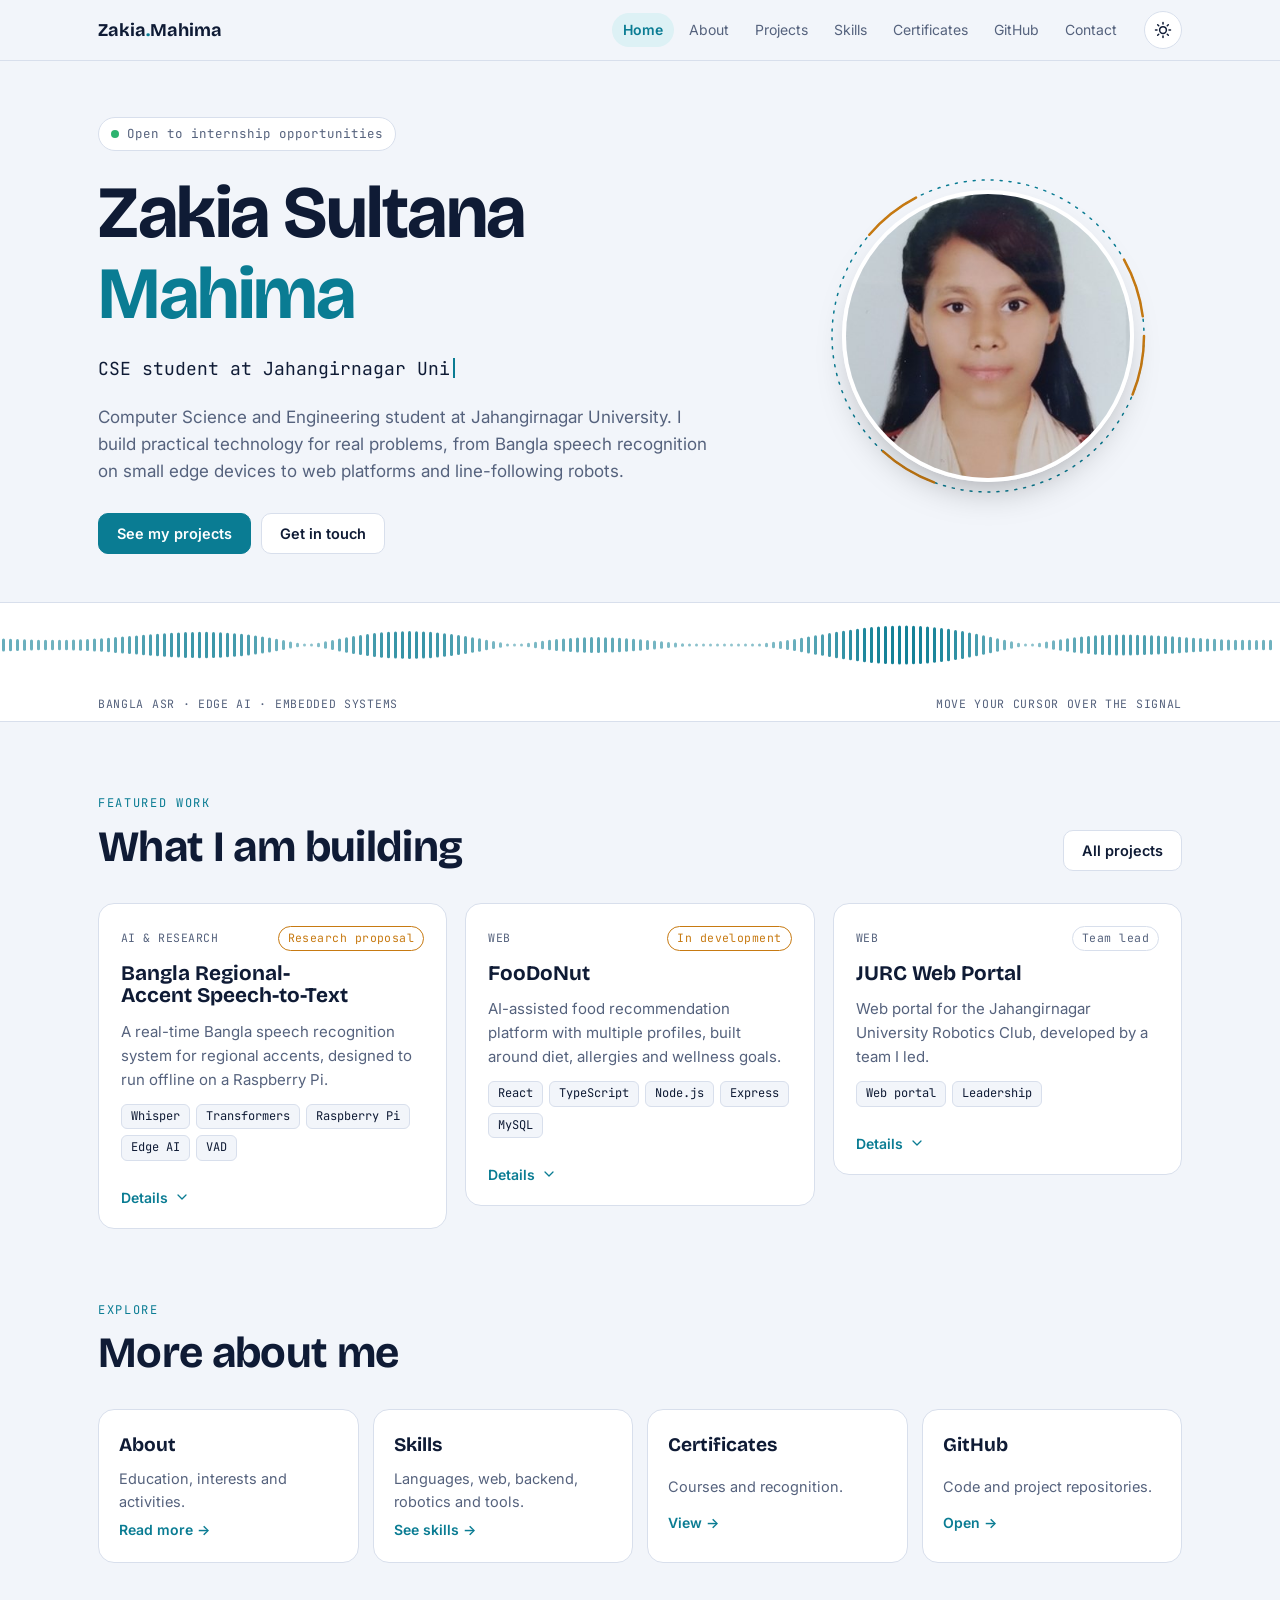
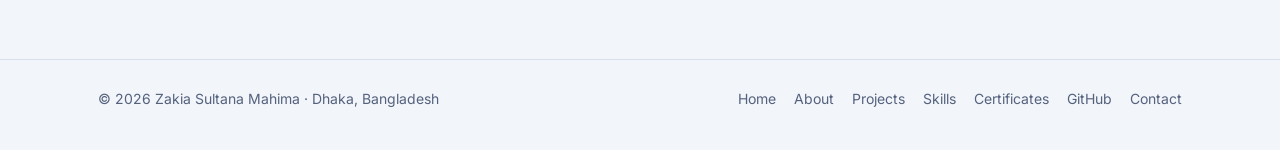
<file: index.html>
<!doctype html>
<html lang="en">
<head>
<meta charset="utf-8">
<meta name="viewport" content="width=device-width, initial-scale=1, viewport-fit=cover">
<meta name="claude:viewport-fit-sides" content="cover">
<title>Zakia Sultana Mahima</title>
<meta name="description" content="Portfolio of Zakia Sultana Mahima: CSE student working on Bangla speech recognition, edge AI, web development and robotics.">
<link rel="icon" href="assets/favicon.svg" type="image/svg+xml">
<link rel="stylesheet" href="https://fonts.googleapis.com/css2?family=Bricolage+Grotesque:opsz,wght@12..96,500;12..96,700&family=Inter:wght@400;500;600&family=JetBrains+Mono:wght@400;500&display=swap">
<link rel="stylesheet" href="css/tokens.css">
<link rel="stylesheet" href="css/base.css">
<link rel="stylesheet" href="css/layout.css">
<link rel="stylesheet" href="css/components.css">
<script src="js/theme.js"></script>
</head>
<body data-page="home">
<div id="site-header"></div>
<main>
<div class="hero">
  <div class="wrap hero-grid">
    <div>
      <div class="status"><span class="dot"></span>Open to internship opportunities</div>
      <h1>Zakia Sultana <em>Mahima</em></h1>
      <p class="role"><span id="role"></span><span class="caret"></span></p>
      <p class="lede">Computer Science and Engineering student at Jahangirnagar University. I build practical technology for real problems, from Bangla speech recognition on small edge devices to web platforms and line-following robots.</p>
      <div class="cta">
        <a class="btn primary" href="projects.html">See my projects</a>
        <a class="btn" href="contact.html">Get in touch</a>
        <a class="btn" id="ghBtn" href="github.html" hidden>GitHub ↗</a>
      </div>
    </div>
    <div class="portrait">
      <svg viewBox="0 0 320 320" aria-hidden="true"><circle class="ring" cx="160" cy="160" r="156"/><circle class="ring ring2" cx="160" cy="160" r="156"/></svg>
      <img alt="Portrait of Zakia Sultana Mahima" src="assets/img/photo.jpg" width="360" height="360">
    </div>
  </div>
  <div class="wavebox">
    <canvas id="wave" aria-hidden="true"></canvas>
    <div class="wrap"><span>BANGLA ASR · EDGE AI · EMBEDDED SYSTEMS</span><span>MOVE YOUR CURSOR OVER THE SIGNAL</span></div>
  </div>
</div>
<section class="block"><div class="wrap">
  <div class="sec-head"><div><p class="label">Featured work</p><h2>What I am building</h2></div><a class="btn" href="projects.html">All projects</a></div>
  <div class="grid" id="featured"></div>
</div></section>
<section class="block"><div class="wrap">
  <div class="sec-head"><div><p class="label">Explore</p><h2>More about me</h2></div></div>
  <div class="tiles">
    <a class="tile" href="about.html"><b>About</b><span>Education, interests and activities.</span><i>Read more →</i></a>
    <a class="tile" href="skills.html"><b>Skills</b><span>Languages, web, backend, robotics and tools.</span><i>See skills →</i></a>
    <a class="tile" href="certificates.html"><b>Certificates</b><span>Courses and recognition.</span><i>View →</i></a>
    <a class="tile" href="github.html"><b>GitHub</b><span>Code and project repositories.</span><i>Open →</i></a>
  </div>
</div></section>
</main>
<div id="site-footer"></div>
<script src="js/data.js"></script>
<script src="js/utils.js"></script>
<script src="js/layout.js"></script>
<script src="js/hero.js"></script>
<script src="js/projects.js"></script>
<script src="js/pages.js"></script>
<script src="js/main.js"></script>
</body>
</html>
</file>
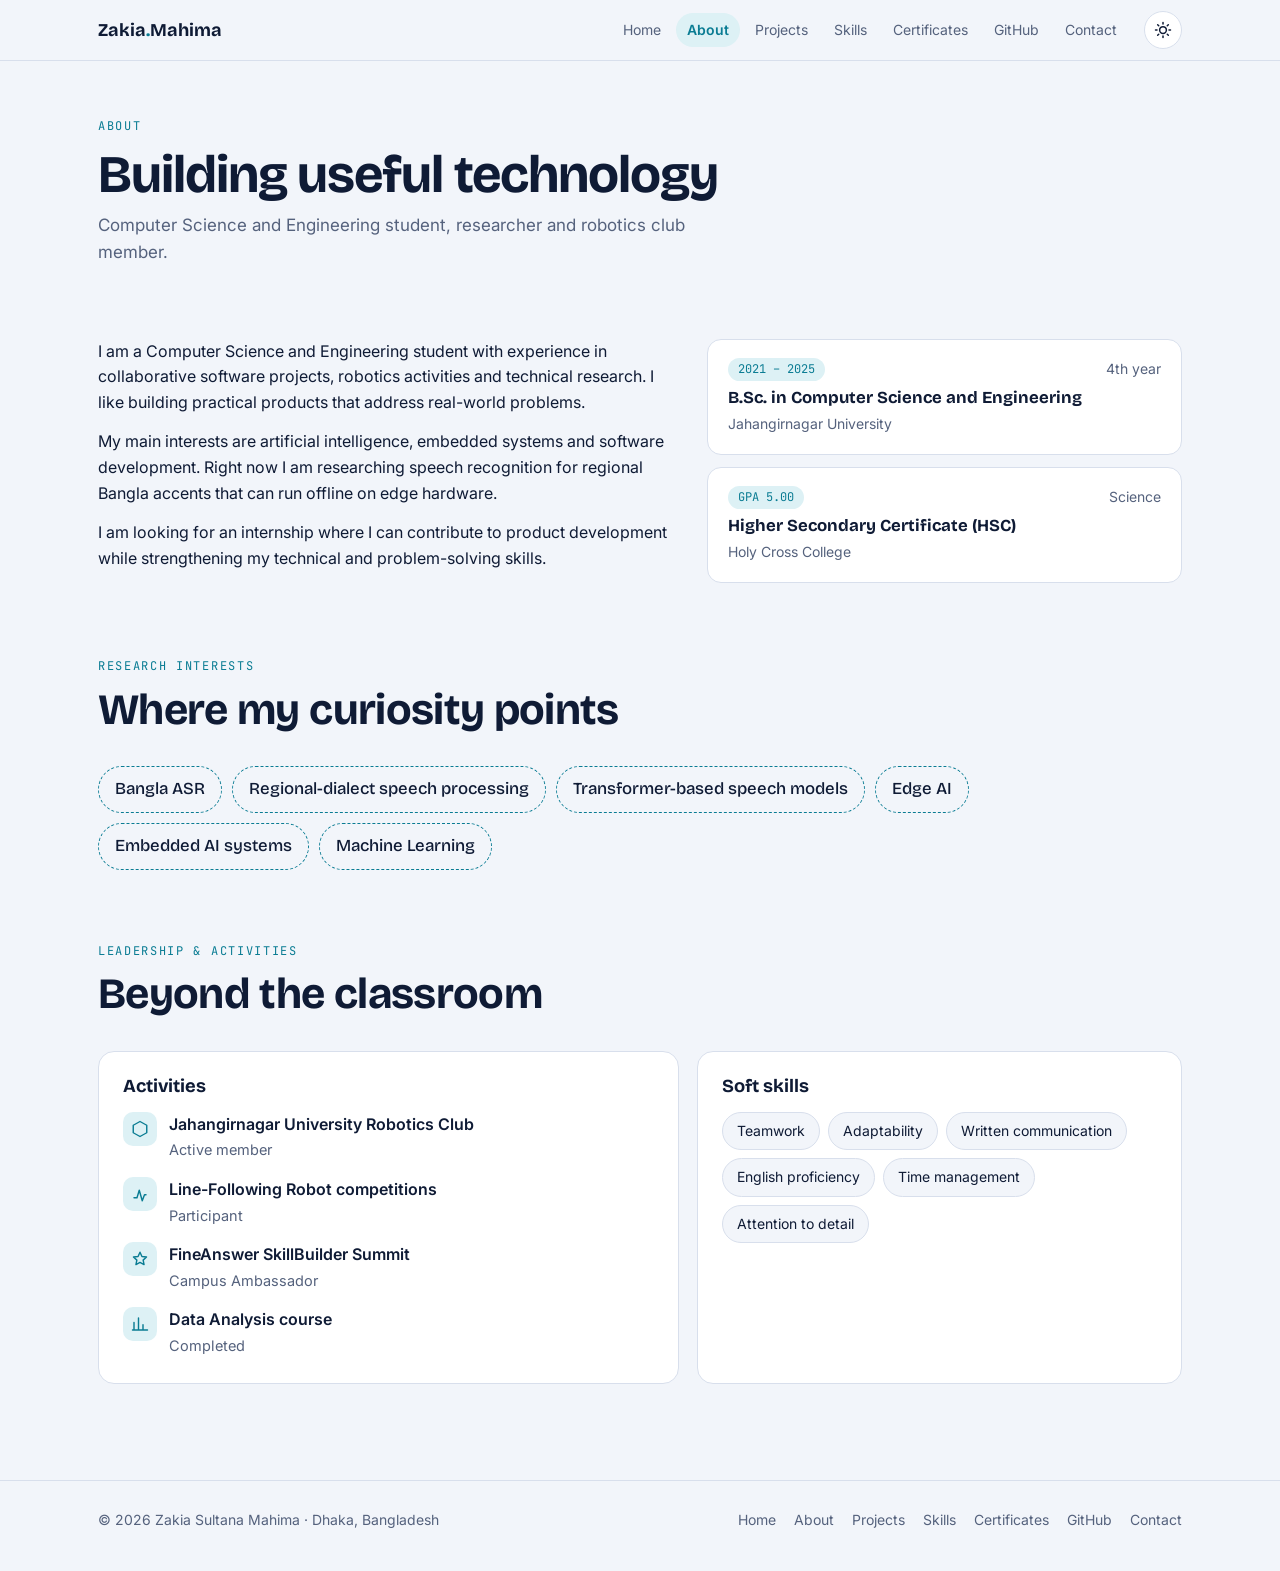
<file: about.html>
<!doctype html>
<html lang="en">
<head>
<meta charset="utf-8">
<meta name="viewport" content="width=device-width, initial-scale=1, viewport-fit=cover">
<title>About | Zakia Sultana Mahima</title>
<meta name="description" content="Education, research interests, activities and soft skills.">
<link rel="icon" href="assets/favicon.svg" type="image/svg+xml">
<link rel="stylesheet" href="https://fonts.googleapis.com/css2?family=Bricolage+Grotesque:opsz,wght@12..96,500;12..96,700&family=Inter:wght@400;500;600&family=JetBrains+Mono:wght@400;500&display=swap">
<link rel="stylesheet" href="css/tokens.css">
<link rel="stylesheet" href="css/base.css">
<link rel="stylesheet" href="css/layout.css">
<link rel="stylesheet" href="css/components.css">
<script src="js/theme.js"></script>
</head>
<body data-page="about">
<div id="site-header"></div>
<main>
<section class="page-head"><div class="wrap"><p class="label">About</p><h1>Building useful technology</h1><p class="sub">Computer Science and Engineering student, researcher and robotics club member.</p></div></section>
<section class="block"><div class="wrap about">
  <div>
    <p>I am a Computer Science and Engineering student with experience in collaborative software projects, robotics activities and technical research. I like building practical products that address real-world problems.</p>
    <p>My main interests are artificial intelligence, embedded systems and software development. Right now I am researching speech recognition for regional Bangla accents that can run offline on edge hardware.</p>
    <p>I am looking for an internship where I can contribute to product development while strengthening my technical and problem-solving skills.</p>
  </div>
  <div class="edu" id="edu"></div>
</div></section>
<section class="block"><div class="wrap">
  <div class="sec-head"><div><p class="label">Research interests</p><h2>Where my curiosity points</h2></div></div>
  <div class="interest" id="interests"></div>
</div></section>
<section class="block"><div class="wrap">
  <div class="sec-head"><div><p class="label">Leadership &amp; activities</p><h2>Beyond the classroom</h2></div></div>
  <div class="two">
    <div class="panel"><h3>Activities</h3><ul class="acts" id="acts"></ul></div>
    <div class="panel"><h3>Soft skills</h3><div class="soft" id="soft"></div></div>
  </div>
</div></section>
</main>
<div id="site-footer"></div>
<script src="js/data.js"></script>
<script src="js/utils.js"></script>
<script src="js/layout.js"></script>
<script src="js/hero.js"></script>
<script src="js/projects.js"></script>
<script src="js/pages.js"></script>
<script src="js/main.js"></script>
</body>
</html>
</file>
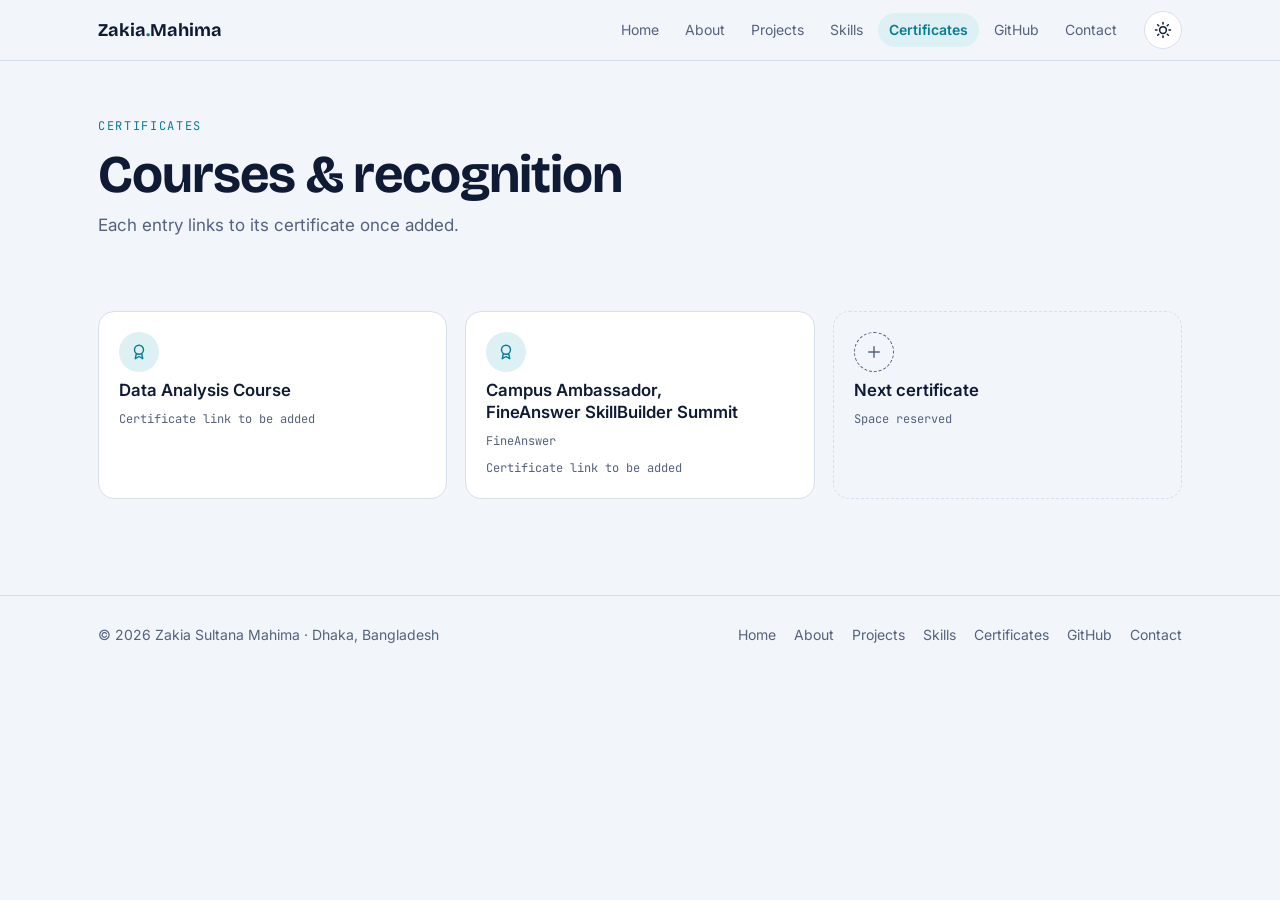
<file: certificates.html>
<!doctype html>
<html lang="en">
<head>
<meta charset="utf-8">
<meta name="viewport" content="width=device-width, initial-scale=1, viewport-fit=cover">
<title>Certificates | Zakia Sultana Mahima</title>
<meta name="description" content="Courses and recognition.">
<link rel="icon" href="assets/favicon.svg" type="image/svg+xml">
<link rel="stylesheet" href="https://fonts.googleapis.com/css2?family=Bricolage+Grotesque:opsz,wght@12..96,500;12..96,700&family=Inter:wght@400;500;600&family=JetBrains+Mono:wght@400;500&display=swap">
<link rel="stylesheet" href="css/tokens.css">
<link rel="stylesheet" href="css/base.css">
<link rel="stylesheet" href="css/layout.css">
<link rel="stylesheet" href="css/components.css">
<script src="js/theme.js"></script>
</head>
<body data-page="certificates">
<div id="site-header"></div>
<main>
<section class="page-head"><div class="wrap"><p class="label">Certificates</p><h1>Courses &amp; recognition</h1><p class="sub">Each entry links to its certificate once added.</p></div></section>
<section class="block"><div class="wrap"><div class="certs" id="certs"></div></div></section>
</main>
<div id="site-footer"></div>
<script src="js/data.js"></script>
<script src="js/utils.js"></script>
<script src="js/layout.js"></script>
<script src="js/hero.js"></script>
<script src="js/projects.js"></script>
<script src="js/pages.js"></script>
<script src="js/main.js"></script>
</body>
</html>
</file>
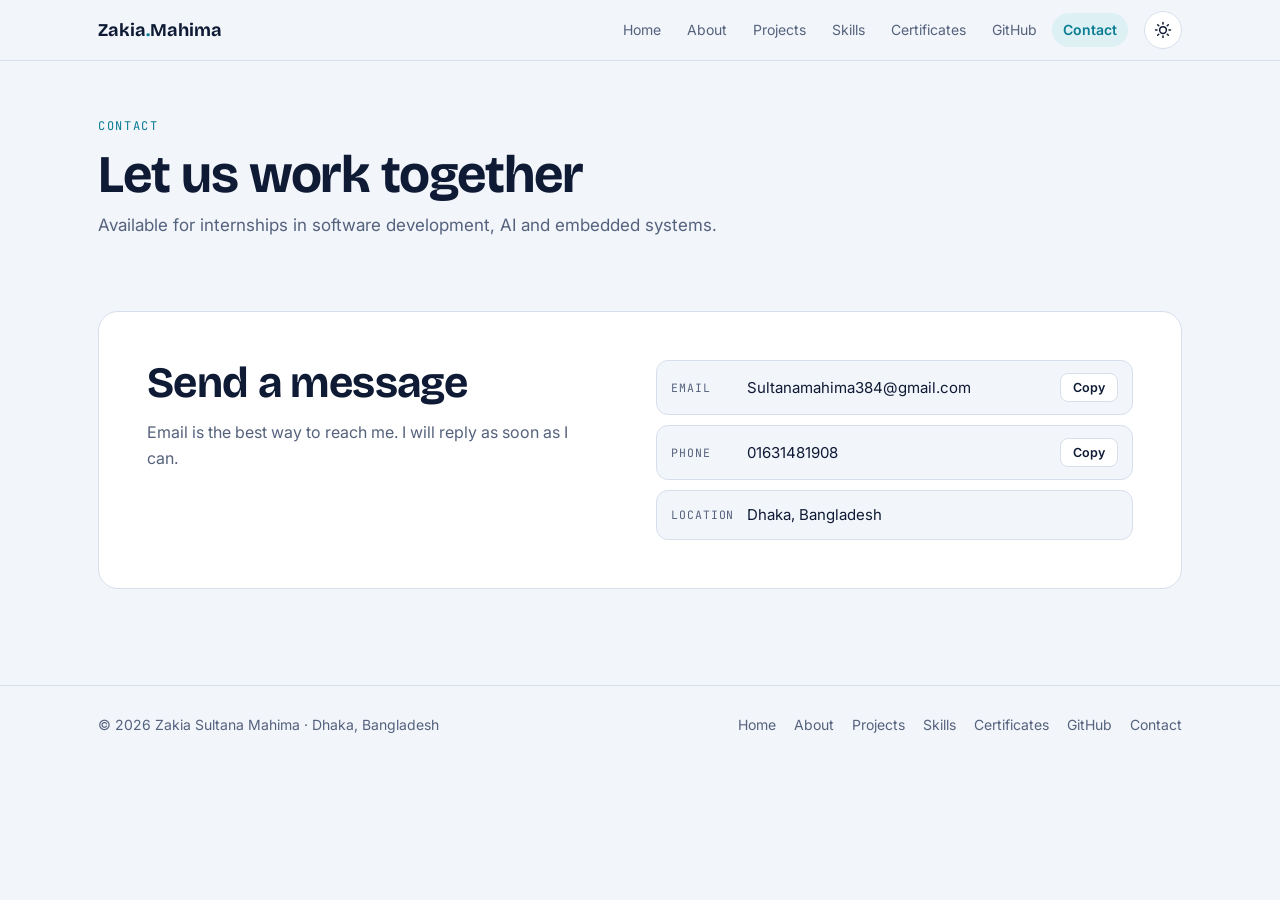
<file: contact.html>
<!doctype html>
<html lang="en">
<head>
<meta charset="utf-8">
<meta name="viewport" content="width=device-width, initial-scale=1, viewport-fit=cover">
<title>Contact | Zakia Sultana Mahima</title>
<meta name="description" content="Email and phone for internship enquiries.">
<link rel="icon" href="assets/favicon.svg" type="image/svg+xml">
<link rel="stylesheet" href="https://fonts.googleapis.com/css2?family=Bricolage+Grotesque:opsz,wght@12..96,500;12..96,700&family=Inter:wght@400;500;600&family=JetBrains+Mono:wght@400;500&display=swap">
<link rel="stylesheet" href="css/tokens.css">
<link rel="stylesheet" href="css/base.css">
<link rel="stylesheet" href="css/layout.css">
<link rel="stylesheet" href="css/components.css">
<script src="js/theme.js"></script>
</head>
<body data-page="contact">
<div id="site-header"></div>
<main>
<section class="page-head"><div class="wrap"><p class="label">Contact</p><h1>Let us work together</h1><p class="sub">Available for internships in software development, AI and embedded systems.</p></div></section>
<section class="block"><div class="wrap">
  <div class="contact">
    <div><h2>Send a message</h2><p>Email is the best way to reach me. I will reply as soon as I can.</p></div>
    <div class="rows" id="rows"></div>
  </div>
</div></section>
</main>
<div id="site-footer"></div>
<script src="js/data.js"></script>
<script src="js/utils.js"></script>
<script src="js/layout.js"></script>
<script src="js/hero.js"></script>
<script src="js/projects.js"></script>
<script src="js/pages.js"></script>
<script src="js/main.js"></script>
</body>
</html>
</file>
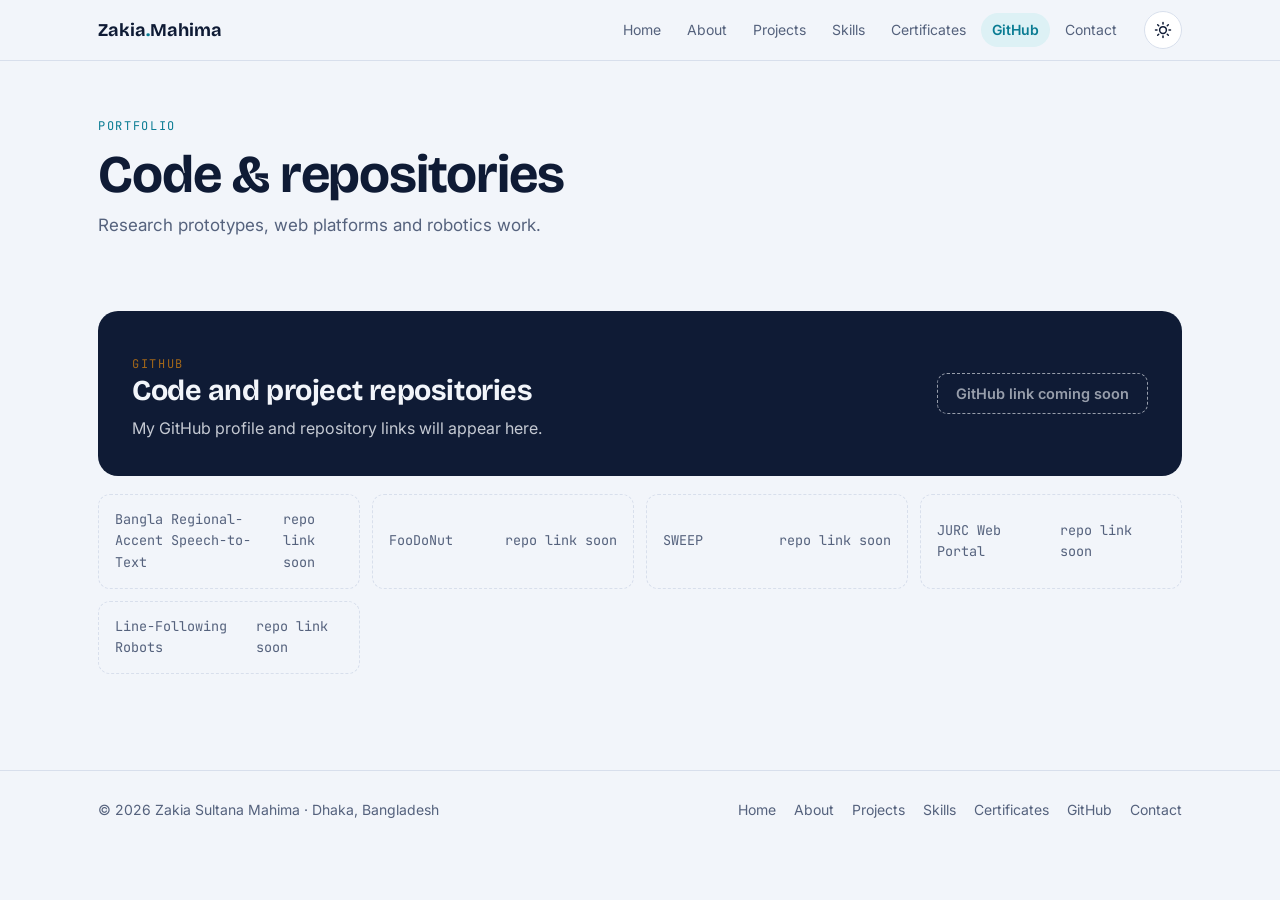
<file: github.html>
<!doctype html>
<html lang="en">
<head>
<meta charset="utf-8">
<meta name="viewport" content="width=device-width, initial-scale=1, viewport-fit=cover">
<title>GitHub | Zakia Sultana Mahima</title>
<meta name="description" content="Code and project repositories.">
<link rel="icon" href="assets/favicon.svg" type="image/svg+xml">
<link rel="stylesheet" href="https://fonts.googleapis.com/css2?family=Bricolage+Grotesque:opsz,wght@12..96,500;12..96,700&family=Inter:wght@400;500;600&family=JetBrains+Mono:wght@400;500&display=swap">
<link rel="stylesheet" href="css/tokens.css">
<link rel="stylesheet" href="css/base.css">
<link rel="stylesheet" href="css/layout.css">
<link rel="stylesheet" href="css/components.css">
<script src="js/theme.js"></script>
</head>
<body data-page="github">
<div id="site-header"></div>
<main>
<section class="page-head"><div class="wrap"><p class="label">Portfolio</p><h1>Code &amp; repositories</h1><p class="sub">Research prototypes, web platforms and robotics work.</p></div></section>
<section class="block"><div class="wrap">
  <div class="gh">
    <div>
      <p class="label">GitHub</p>
      <h2>Code and project repositories</h2>
      <p id="ghText">My GitHub profile and repository links will appear here.</p>
    </div>
    <a class="btn" id="ghMain" href="github.html" aria-disabled="true">GitHub link coming soon</a>
  </div>
  <div class="repos" id="repos"></div>
</div></section>
</main>
<div id="site-footer"></div>
<script src="js/data.js"></script>
<script src="js/utils.js"></script>
<script src="js/layout.js"></script>
<script src="js/hero.js"></script>
<script src="js/projects.js"></script>
<script src="js/pages.js"></script>
<script src="js/main.js"></script>
</body>
</html>
</file>
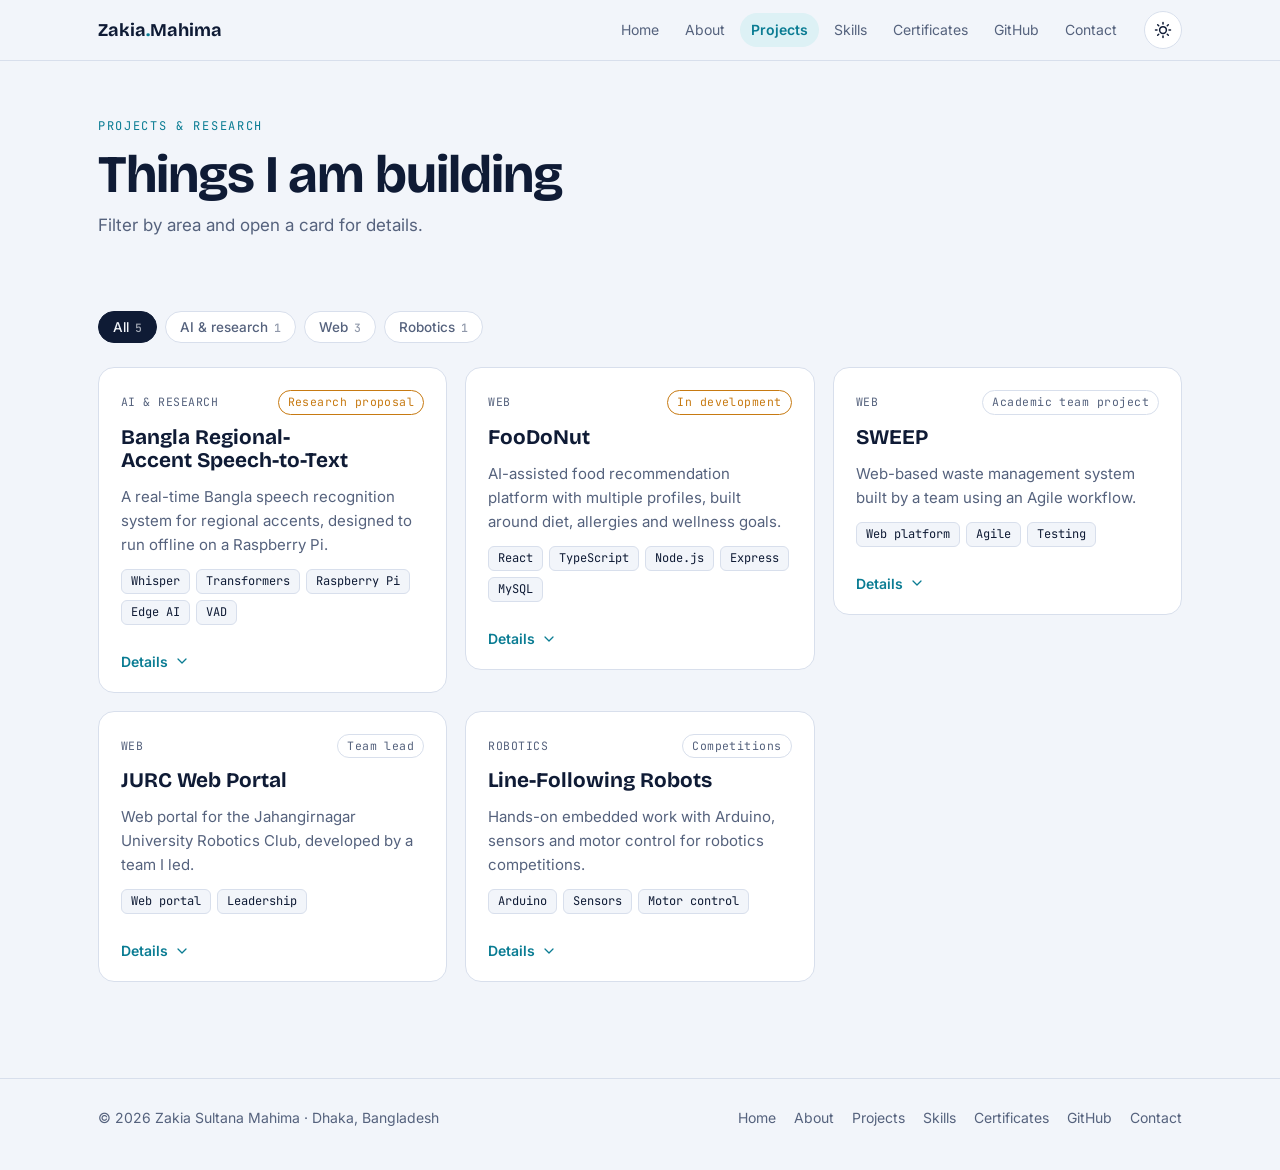
<file: projects.html>
<!doctype html>
<html lang="en">
<head>
<meta charset="utf-8">
<meta name="viewport" content="width=device-width, initial-scale=1, viewport-fit=cover">
<title>Projects | Zakia Sultana Mahima</title>
<meta name="description" content="Research and software projects: Bangla speech recognition, FooDoNut, SWEEP, JURC Web Portal and line-following robots.">
<link rel="icon" href="assets/favicon.svg" type="image/svg+xml">
<link rel="stylesheet" href="https://fonts.googleapis.com/css2?family=Bricolage+Grotesque:opsz,wght@12..96,500;12..96,700&family=Inter:wght@400;500;600&family=JetBrains+Mono:wght@400;500&display=swap">
<link rel="stylesheet" href="css/tokens.css">
<link rel="stylesheet" href="css/base.css">
<link rel="stylesheet" href="css/layout.css">
<link rel="stylesheet" href="css/components.css">
<script src="js/theme.js"></script>
</head>
<body data-page="projects">
<div id="site-header"></div>
<main>
<section class="page-head"><div class="wrap"><p class="label">Projects &amp; research</p><h1>Things I am building</h1><p class="sub">Filter by area and open a card for details.</p></div></section>
<section class="block"><div class="wrap">
  <div class="chips" id="filters" role="group" aria-label="Filter projects" style="margin-bottom:24px"></div>
  <div class="grid" id="projectGrid"></div>
</div></section>
</main>
<div id="site-footer"></div>
<script src="js/data.js"></script>
<script src="js/utils.js"></script>
<script src="js/layout.js"></script>
<script src="js/hero.js"></script>
<script src="js/projects.js"></script>
<script src="js/pages.js"></script>
<script src="js/main.js"></script>
</body>
</html>
</file>
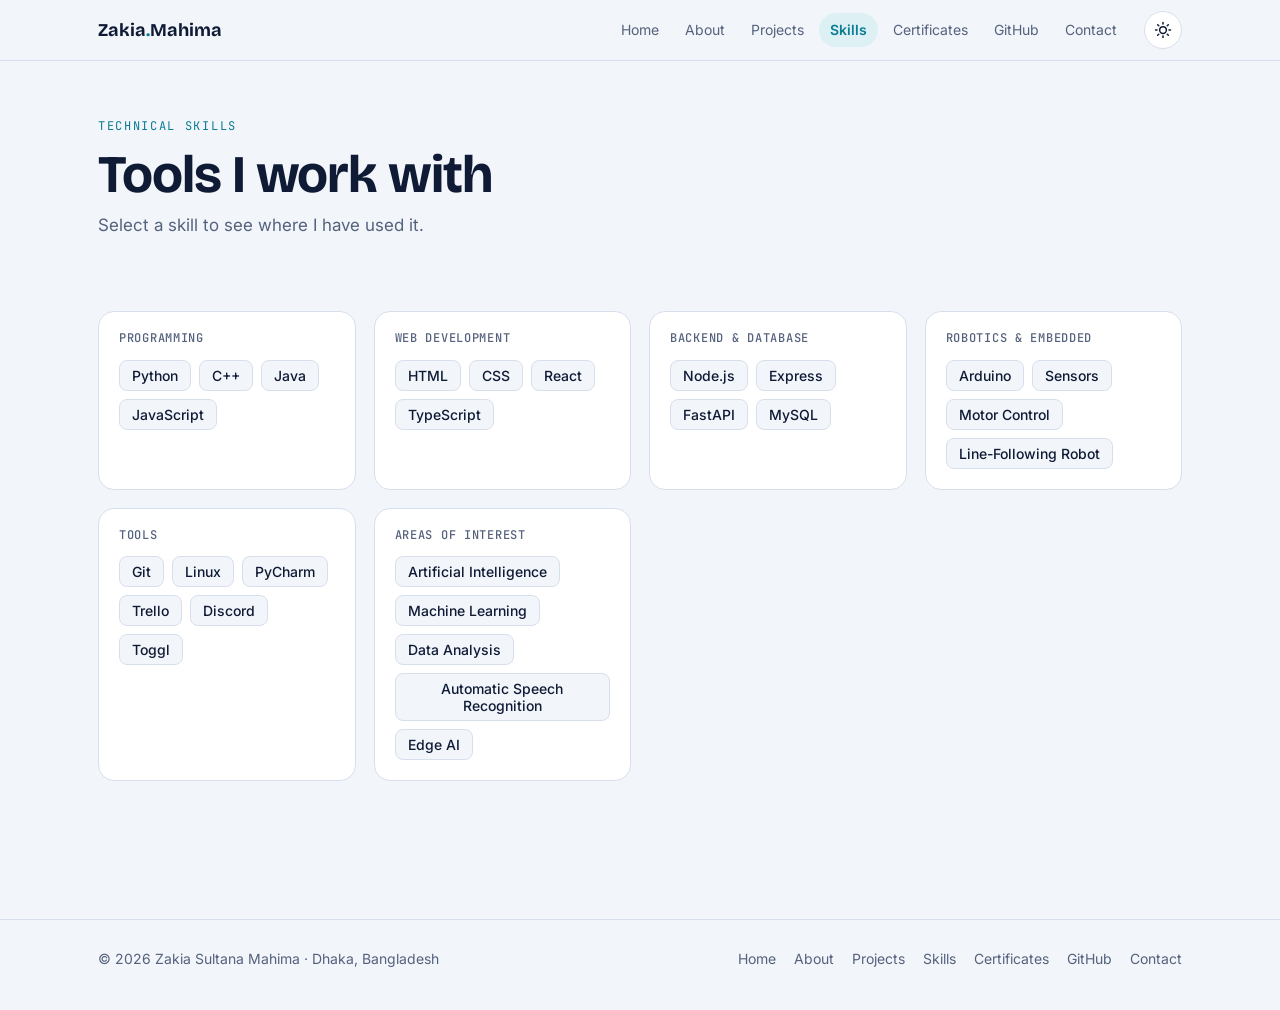
<file: skills.html>
<!doctype html>
<html lang="en">
<head>
<meta charset="utf-8">
<meta name="viewport" content="width=device-width, initial-scale=1, viewport-fit=cover">
<title>Skills | Zakia Sultana Mahima</title>
<meta name="description" content="Programming, web, backend, robotics and tools.">
<link rel="icon" href="assets/favicon.svg" type="image/svg+xml">
<link rel="stylesheet" href="https://fonts.googleapis.com/css2?family=Bricolage+Grotesque:opsz,wght@12..96,500;12..96,700&family=Inter:wght@400;500;600&family=JetBrains+Mono:wght@400;500&display=swap">
<link rel="stylesheet" href="css/tokens.css">
<link rel="stylesheet" href="css/base.css">
<link rel="stylesheet" href="css/layout.css">
<link rel="stylesheet" href="css/components.css">
<script src="js/theme.js"></script>
</head>
<body data-page="skills">
<div id="site-header"></div>
<main>
<section class="page-head"><div class="wrap"><p class="label">Technical skills</p><h1>Tools I work with</h1><p class="sub">Select a skill to see where I have used it.</p></div></section>
<section class="block"><div class="wrap">
  <div class="skills" id="skillGrid"></div>
  <p class="hint" id="skillHint" aria-live="polite"></p>
</div></section>
</main>
<div id="site-footer"></div>
<script src="js/data.js"></script>
<script src="js/utils.js"></script>
<script src="js/layout.js"></script>
<script src="js/hero.js"></script>
<script src="js/projects.js"></script>
<script src="js/pages.js"></script>
<script src="js/main.js"></script>
</body>
</html>
</file>
<file: css/tokens.css>
/* Design tokens. Change colours and fonts here and every page follows. */
:root {
  --bg: #F2F5FA;
  --surface: #FFFFFF;
  --ink: #0F1B35;
  --muted: #55627D;
  --line: #D8DFEC;
  --accent: #0A7C93;
  --accent-ink: #FFFFFF;
  --accent-soft: #DDF1F5;
  --warm: #C77A12;
  --ok: #2DB36F;

  --f-display: 'Bricolage Grotesque', 'Inter', system-ui, sans-serif;
  --f-body: 'Inter', system-ui, -apple-system, 'Segoe UI', sans-serif;
  --f-mono: 'JetBrains Mono', ui-monospace, Menlo, Consolas, monospace;

  --radius: 16px;
  --maxw: 1120px;
}

@media (prefers-color-scheme: dark) {
  :root:not([data-theme="light"]) {
    --bg: #0A1226; --surface: #111B35; --ink: #E7EDFA; --muted: #9AA8C7; --line: #233052;
    --accent: #5CCBE0; --accent-ink: #06202A; --accent-soft: #12303E; --warm: #F2B25C;
    color-scheme: dark;
  }
}
:root[data-theme="dark"] {
  --bg: #0A1226; --surface: #111B35; --ink: #E7EDFA; --muted: #9AA8C7; --line: #233052;
  --accent: #5CCBE0; --accent-ink: #06202A; --accent-soft: #12303E; --warm: #F2B25C;
  color-scheme: dark;
}
</file>
<file: css/base.css>
/* Reset, typography and small reusable primitives. */
*, *::before, *::after { box-sizing: border-box; }
[hidden] { display: none !important; }
html { scroll-behavior: smooth; scroll-padding-top: 76px; }
body {
  margin: 0; background: var(--bg); color: var(--ink);
  font-family: var(--f-body); font-size: 16px; line-height: 1.6;
}
body::before {
  content: ""; position: fixed; inset: 0 0 auto; height: env(safe-area-inset-top, 0px);
  z-index: 60; background: var(--bg);
}
img { max-width: 100%; display: block; }
a { color: inherit; }
:focus-visible { outline: 2px solid var(--accent); outline-offset: 3px; border-radius: 6px; }
h1, h2, h3 { font-family: var(--f-display); text-wrap: balance; margin: 0; line-height: 1.1; }
h2 { font-size: clamp(1.9rem, 4vw, 2.7rem); letter-spacing: -.015em; }

.wrap {
  max-width: var(--maxw); margin-inline: auto;
  padding-left: max(18px, env(safe-area-inset-left, 0px));
  padding-right: max(18px, env(safe-area-inset-right, 0px));
}
section.block { padding-block: 72px 0; }
.label { font-family: var(--f-mono); font-size: 12px; letter-spacing: .14em; text-transform: uppercase; color: var(--accent); margin: 0 0 10px; }
.sec-head { display: flex; flex-wrap: wrap; align-items: end; justify-content: space-between; gap: 16px; margin-bottom: 32px; }
.sub { margin: 8px 0 0; color: var(--muted); max-width: 58ch; }

.btn {
  display: inline-flex; align-items: center; gap: 8px; font: 600 14.5px var(--f-body);
  padding: 11px 18px; border-radius: 10px; border: 1px solid var(--line);
  background: var(--surface); color: var(--ink); text-decoration: none; cursor: pointer;
}
.btn:hover { border-color: var(--accent); }
.btn.primary { background: var(--accent); border-color: var(--accent); color: var(--accent-ink); }
.btn.primary:hover { filter: brightness(1.08); }
.link-btn {
  background: none; border: 0; padding: 0; font: 600 14px var(--f-body); color: var(--accent);
  cursor: pointer; display: inline-flex; gap: 6px; align-items: center; text-decoration: none;
}
.link-btn:hover { text-decoration: underline; }

.chips { display: flex; flex-wrap: wrap; gap: 8px; }
.chip {
  font: 500 13.5px var(--f-body); border: 1px solid var(--line); background: var(--surface);
  color: var(--muted); padding: 7px 14px; border-radius: 99px; cursor: pointer;
}
.chip:hover { color: var(--ink); border-color: var(--accent); }
.chip[aria-pressed="true"] { background: var(--ink); color: var(--bg); border-color: var(--ink); }
.chip .n { font-family: var(--f-mono); font-size: 11.5px; opacity: .65; margin-left: 6px; }

.tags { display: flex; flex-wrap: wrap; gap: 6px; padding: 0; margin: 0; list-style: none; }
.tags li { font-family: var(--f-mono); font-size: 12px; background: var(--bg); border: 1px solid var(--line); padding: 2px 9px; border-radius: 6px; }

@media (prefers-reduced-motion: reduce) {
  *, *::before, *::after { animation: none !important; transition: none !important; scroll-behavior: auto !important; }
}
</file>
<file: css/layout.css>
/* Site frame: header, footer, hero, inner-page heading. */
header.nav {
  position: sticky; top: env(safe-area-inset-top, 0px); z-index: 50;
  background: color-mix(in srgb, var(--bg) 88%, transparent); backdrop-filter: blur(10px);
  border-bottom: 1px solid var(--line);
}
.nav .wrap { display: flex; align-items: center; gap: 16px; height: 60px; }
.brand { font-family: var(--f-display); font-weight: 700; font-size: 18px; text-decoration: none; white-space: nowrap; }
.brand span { color: var(--accent); }
.links { display: flex; gap: 4px; margin-left: auto; overflow-x: auto; scrollbar-width: none; }
.links::-webkit-scrollbar { display: none; }
.links a { font-size: 14px; text-decoration: none; color: var(--muted); padding: 6px 11px; border-radius: 99px; white-space: nowrap; }
.links a:hover { color: var(--ink); }
.links a[aria-current="page"] { background: var(--accent-soft); color: var(--accent); font-weight: 600; }
.icon-btn {
  flex: none; width: 38px; height: 38px; border-radius: 50%; border: 1px solid var(--line);
  background: var(--surface); color: var(--ink); cursor: pointer; display: grid; place-items: center;
}
.icon-btn:hover { border-color: var(--accent); color: var(--accent); }
@media (max-width: 860px) { .brand { display: none; } .links { margin-left: 0; } }

footer.site-footer { margin-top: 96px; border-top: 1px solid var(--line); }
.site-footer .wrap { display: flex; flex-wrap: wrap; justify-content: space-between; gap: 10px 24px; padding-block: 28px 40px; color: var(--muted); font-size: 14px; }
.site-footer nav { display: flex; flex-wrap: wrap; gap: 6px 18px; }
.site-footer a { text-decoration: none; }
.site-footer a:hover { color: var(--accent); }

/* inner pages */
.page-head { padding-block: 56px 0; }
.page-head h1 { font-size: clamp(2.1rem, 5vw, 3.3rem); letter-spacing: -.02em; }
.page-head .sub { font-size: 17px; }

/* hero */
.hero { padding-block: 56px 0; }
.hero-grid { display: grid; grid-template-columns: 1.25fr .75fr; gap: 48px; align-items: center; }
.hero h1 { font-size: clamp(2.5rem, 6.4vw, 4.6rem); font-weight: 700; letter-spacing: -.02em; }
.hero h1 em { font-style: normal; color: var(--accent); }
.status { display: inline-flex; align-items: center; gap: 8px; font-family: var(--f-mono); font-size: 12.5px; color: var(--muted); border: 1px solid var(--line); background: var(--surface); padding: 6px 12px; border-radius: 99px; margin-bottom: 22px; }
.dot { width: 8px; height: 8px; border-radius: 50%; background: var(--ok); animation: pulse 2.2s infinite; }
@keyframes pulse { 0% { box-shadow: 0 0 0 0 #2DB36F66; } 70%, 100% { box-shadow: 0 0 0 8px #2DB36F00; } }
.role { font-family: var(--f-mono); font-size: clamp(14px, 2.2vw, 18px); margin: 20px 0 0; min-height: 1.7em; }
.caret { display: inline-block; width: 2px; height: 1.1em; background: var(--accent); vertical-align: -3px; margin-left: 3px; animation: blink 1s steps(1) infinite; }
@keyframes blink { 50% { opacity: 0; } }
.lede { max-width: 56ch; color: var(--muted); font-size: 17px; margin: 18px 0 0; }
.cta { display: flex; flex-wrap: wrap; gap: 10px; margin-top: 28px; }
.portrait { position: relative; justify-self: center; width: min(100%, 320px); aspect-ratio: 1; }
.portrait img { position: absolute; inset: 14px; width: calc(100% - 28px); height: calc(100% - 28px); border-radius: 50%; object-fit: cover; object-position: 50% 25%; border: 4px solid var(--surface); box-shadow: 0 18px 40px -18px #0006; }
.portrait svg { position: absolute; inset: 0; width: 100%; height: 100%; overflow: visible; }
.ring { fill: none; stroke: var(--accent); stroke-width: 1.5; stroke-dasharray: 2 7; stroke-linecap: round; transform-origin: 50% 50%; animation: spin 60s linear infinite; }
.ring2 { stroke: var(--warm); stroke-dasharray: 60 240; stroke-width: 2.5; animation-duration: 14s; animation-direction: reverse; }
@keyframes spin { to { transform: rotate(360deg); } }
.wavebox { margin-top: 48px; border-block: 1px solid var(--line); background: var(--surface); }
.wavebox canvas { display: block; width: 100%; height: 84px; }
.wavebox .wrap { display: flex; flex-wrap: wrap; justify-content: space-between; gap: 4px 16px; font-family: var(--f-mono); font-size: 11.5px; color: var(--muted); padding-block: 8px; letter-spacing: .06em; }
@media (max-width: 820px) {
  .hero-grid { grid-template-columns: 1fr; gap: 32px; }
  .portrait { order: -1; width: 190px; justify-self: start; }
  .hero { padding-top: 32px; }
}
</file>
<file: css/components.css>
/* Page components: cards, skills, certificates, GitHub, contact. */

/* project cards */
.grid { display: grid; grid-template-columns: repeat(auto-fill, minmax(min(100%, 340px), 1fr)); gap: 18px; align-items: start; }
.card { background: var(--surface); border: 1px solid var(--line); border-radius: var(--radius); padding: 22px; display: flex; flex-direction: column; gap: 12px; min-width: 0; transition: border-color .2s, transform .2s, opacity .2s; }
.card:hover { border-color: var(--accent); transform: translateY(-2px); }
.card.match { border-color: var(--accent); box-shadow: 0 0 0 3px var(--accent-soft); }
.card .top { display: flex; justify-content: space-between; gap: 10px; align-items: center; font-family: var(--f-mono); font-size: 11.5px; color: var(--muted); letter-spacing: .04em; }
.status-tag { padding: 2px 9px; border-radius: 99px; border: 1px solid var(--line); }
.status-tag.live { color: var(--warm); border-color: var(--warm); }
.card h3 { font-size: 1.3rem; }
.card p { margin: 0; color: var(--muted); font-size: 15px; }
.more { display: grid; grid-template-rows: 0fr; transition: grid-template-rows .3s ease; }
.more > div { overflow: hidden; }
.card.open .more { grid-template-rows: 1fr; }
.more ul { margin: 4px 0 0; padding-left: 18px; font-size: 14.5px; display: grid; gap: 7px; }
.more li::marker { color: var(--accent); }
.actions { display: flex; gap: 14px; align-items: center; margin-top: auto; padding-top: 4px; }
.chev { transition: transform .2s; }
.card.open .chev { transform: rotate(180deg); }
.empty { grid-column: 1 / -1; color: var(--muted); padding: 20px 0; }

/* about */
.about { display: grid; grid-template-columns: 1.2fr 1fr; gap: 40px; }
.about p { margin: 0 0 14px; max-width: 62ch; }
.edu { display: grid; gap: 12px; align-content: start; }
.edu article { background: var(--surface); border: 1px solid var(--line); border-radius: 14px; padding: 18px 20px; }
.edu h3 { font-size: 1.05rem; }
.edu .meta { display: flex; flex-wrap: wrap; justify-content: space-between; gap: 6px; margin-bottom: 8px; color: var(--muted); font-size: 14px; }
.edu .inst { color: var(--muted); font-size: 14px; margin-top: 6px; }
.pill { font-family: var(--f-mono); font-size: 12px; background: var(--accent-soft); color: var(--accent); padding: 2px 10px; border-radius: 99px; }
.two { display: grid; grid-template-columns: 1.2fr 1fr; gap: 18px; }
.panel { background: var(--surface); border: 1px solid var(--line); border-radius: var(--radius); padding: 24px; }
.panel h3 { font-size: 1.15rem; margin-bottom: 16px; }
.acts { list-style: none; margin: 0; padding: 0; display: grid; gap: 14px; }
.acts li { display: grid; grid-template-columns: 34px 1fr; gap: 12px; align-items: start; }
.acts .ic { width: 34px; height: 34px; border-radius: 10px; background: var(--accent-soft); color: var(--accent); display: grid; place-items: center; }
.acts b { display: block; font-weight: 600; }
.acts span { color: var(--muted); font-size: 14.5px; }
.soft { display: flex; flex-wrap: wrap; gap: 8px; }
.soft span { padding: 7px 14px; border-radius: 99px; background: var(--bg); border: 1px solid var(--line); font-size: 14px; }
.interest { display: flex; flex-wrap: wrap; gap: 10px; }
.interest span { font-family: var(--f-display); font-size: 1.05rem; font-weight: 500; padding: 9px 16px; border-radius: 99px; border: 1px dashed var(--accent); }
@media (max-width: 820px) { .about, .two { grid-template-columns: 1fr; } }

/* skills */
.skills { display: grid; grid-template-columns: repeat(auto-fit, minmax(min(100%, 250px), 1fr)); gap: 18px; }
.skill-group { background: var(--surface); border: 1px solid var(--line); border-radius: var(--radius); padding: 20px; }
.skill-group h3 { font-family: var(--f-mono); font-size: 12px; letter-spacing: .06em; text-transform: uppercase; color: var(--muted); font-weight: 500; margin-bottom: 14px; }
.skill-group .row { display: flex; flex-wrap: wrap; gap: 8px; }
.sk { font: 500 14px var(--f-body); padding: 6px 12px; border-radius: 8px; background: var(--bg); border: 1px solid var(--line); color: var(--ink); cursor: pointer; }
.sk:hover { border-color: var(--accent); }
.sk[aria-pressed="true"] { background: var(--accent); color: var(--accent-ink); border-color: var(--accent); }
.hint { margin: 18px 0 0; font-size: 15px; color: var(--muted); min-height: 1.6em; }
.hint a { color: var(--accent); font-weight: 600; }

/* certificates */
.certs { display: grid; grid-template-columns: repeat(auto-fill, minmax(min(100%, 300px), 1fr)); gap: 18px; }
.cert { background: var(--surface); border: 1px solid var(--line); border-radius: var(--radius); padding: 20px; display: grid; gap: 8px; align-content: start; min-width: 0; }
.cert .seal { width: 40px; height: 40px; border-radius: 50%; background: var(--accent-soft); color: var(--accent); display: grid; place-items: center; }
.cert h3 { font-size: 1.05rem; font-family: var(--f-body); font-weight: 600; line-height: 1.3; }
.cert .m { font-family: var(--f-mono); font-size: 12px; color: var(--muted); }
.cert img { border-radius: 10px; border: 1px solid var(--line); }
.cert.todo { border-style: dashed; background: transparent; }
.cert.todo .seal { background: transparent; border: 1px dashed var(--muted); color: var(--muted); }

/* github */
.gh { display: grid; grid-template-columns: 1fr auto; gap: 24px; align-items: center; background: var(--ink); color: var(--bg); border-radius: 20px; padding: 34px; }
.gh h2 { font-size: 1.8rem; }
.gh p { margin: 10px 0 0; opacity: .8; max-width: 56ch; }
.gh .label { color: var(--warm); }
.gh .btn { background: var(--bg); color: var(--ink); border-color: var(--bg); }
.gh .btn[aria-disabled="true"] { opacity: .6; pointer-events: none; background: transparent; color: var(--bg); border-style: dashed; }
.repos { display: grid; grid-template-columns: repeat(auto-fit, minmax(min(100%, 260px), 1fr)); gap: 12px; margin-top: 18px; }
.repo { display: flex; justify-content: space-between; align-items: center; gap: 10px; padding: 14px 16px; border: 1px solid var(--line); border-radius: 12px; background: var(--surface); text-decoration: none; font-family: var(--f-mono); font-size: 13.5px; }
.repo.todo { border-style: dashed; color: var(--muted); background: transparent; }
a.repo:hover { border-color: var(--accent); color: var(--accent); }
@media (max-width: 700px) { .gh { grid-template-columns: 1fr; padding: 26px; } }

/* contact */
.contact { display: grid; grid-template-columns: 1fr 1fr; gap: 32px; background: var(--surface); border: 1px solid var(--line); border-radius: 20px; padding: clamp(24px, 5vw, 48px); }
.contact h2 { margin-bottom: 12px; }
.contact p { margin: 0; color: var(--muted); max-width: 44ch; }
.rows { display: grid; gap: 10px; }
.crow { display: flex; align-items: center; gap: 12px; border: 1px solid var(--line); border-radius: 12px; padding: 12px 14px; background: var(--bg); min-width: 0; }
.crow .k { font-family: var(--f-mono); font-size: 11.5px; color: var(--muted); letter-spacing: .08em; text-transform: uppercase; width: 64px; flex: none; }
.crow .v { flex: 1; min-width: 0; overflow-wrap: anywhere; font-size: 15px; user-select: all; }
.copy { flex: none; font: 600 12.5px var(--f-body); border: 1px solid var(--line); background: var(--surface); color: var(--ink); padding: 6px 12px; border-radius: 8px; cursor: pointer; }
.copy:hover { border-color: var(--accent); color: var(--accent); }
@media (max-width: 760px) { .contact { grid-template-columns: 1fr; } }

/* home: explore tiles */
.tiles { display: grid; grid-template-columns: repeat(auto-fit, minmax(min(100%, 230px), 1fr)); gap: 14px; }
.tile { display: grid; gap: 6px; padding: 20px; border: 1px solid var(--line); border-radius: var(--radius); background: var(--surface); text-decoration: none; }
.tile:hover { border-color: var(--accent); }
.tile b { font-family: var(--f-display); font-size: 1.2rem; }
.tile span { color: var(--muted); font-size: 14.5px; }
.tile i { font-style: normal; color: var(--accent); font-weight: 600; font-size: 14px; }
</file>
